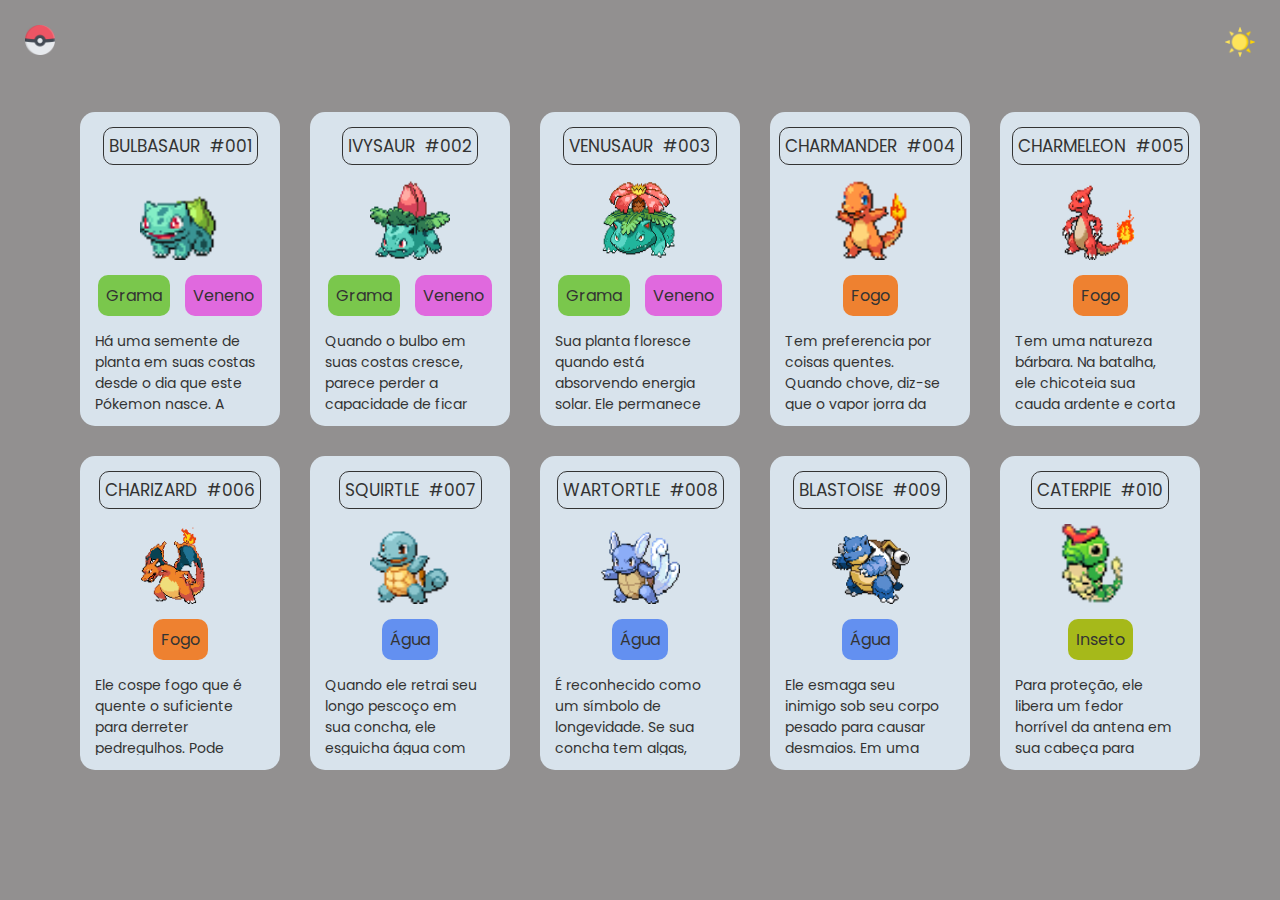
<file: index.html>
<!DOCTYPE html>
<html lang="en">

<head>
    <meta charset="UTF-8">
    <meta http-equiv="X-UA-Compatible" content="IE=edge">
    <meta name="viewport" content="width=device-width, initial-scale=1.0">
    <title>Pokedex</title>
    <link rel="preconnect" href="https://fonts.googleapis.com">
    <link rel="preconnect" href="https://fonts.gstatic.com" crossorigin>
    <link href="https://fonts.googleapis.com/css2?family=Poppins:wght@300;500;800&display=swap" rel="stylesheet">
</head>

<link rel="stylesheet" href="./src/css/reset.css">
<link rel="stylesheet" href="./src/css/styles.css">
<link rel="stylesheet" href="./src/css/scrollbar.css">

<body>
    <header>
        <a href="#">
            <img src="./src/imagens/pokeball.png" alt="pokebola" class="logo">
        </a>

        <button id="button-alter-theme">
            <img src="./src/imagens/sun.png" alt="sol" class="button-image">
        </button>
    </header>
    <main>
        <ul class="list-pokemon">
            <li class="card-pokemon">
                <div class="informations">
                    <span>Bulbasaur</span>
                    <span>#001</span>
                </div>

                <img src="./src/imagens/bulbasaur.gif" alt="bulbasaur" class="gif">

                <ul class="types">
                    <li class="type grass">Grama</li>
                    <li class="type venom">Veneno</li>
                </ul>

                <p class="description">Há uma semente de planta em
                    suas costas desde o dia que este
                    Pókemon nasce. A semente
                    cresce lentamente.
                </p>
            </li>

            <li class="card-pokemon">
                <div class="informations">
                    <span>Ivysaur</span>
                    <span>#002</span>
                </div>

                <img src="./src/imagens/ivysaur.gif" alt="ivysaur" class="gif">

                <ul class="types">
                    <li class="type grass">Grama</li>
                    <li class="type venom">Veneno</li>
                </ul>

                <p class="description">Quando o bulbo em suas costas cresce, parece perder a capacidade de ficar de pé
                    em suas patas traseiras.</p>
            </li>

            <li class="card-pokemon">
                <div class="informations">
                    <span>Venusaur</span>
                    <span>#003</span>
                </div>

                <img src="./src/imagens/venusaur.gif" alt="venusaur" class="gif">

                <ul class="types">
                    <li class="type grass">Grama</li>
                    <li class="type venom">Veneno</li>
                </ul>

                <p class="description">Sua planta floresce quando está absorvendo energia solar. Ele permanece em
                    movimento para buscar a luz solar.</p>
            </li>

            <li class="card-pokemon">
                <div class="informations">
                    <span>Charmander</span>
                    <span>#004</span>
                </div>

                <img src="./src/imagens/charmander.gif" alt="charmander" class="gif">

                <ul class="types">
                    <li class="type fire">Fogo</li>
                </ul>

                <p class="description">Tem preferencia por coisas quentes. Quando chove, diz-se que o vapor jorra da
                    ponta da sua cauda.</p>
            </li>

            <li class="card-pokemon">
                <div class="informations">
                    <span>Charmeleon</span>
                    <span>#005</span>
                </div>

                <img src="./src/imagens/charmeleon.gif" alt="charmeleon" class="gif">

                <ul class="types">
                    <li class="type fire">Fogo</li>
                </ul>

                <p class="description">Tem uma natureza bárbara. Na batalha, ele chicoteia sua cauda ardente e corta com
                    garras afiadas.</p>
            </li>

            <li class="card-pokemon">
                <div class="informations">
                    <span>Charizard</span>
                    <span>#006</span>
                </div>

                <img src="./src/imagens/charizard.gif" alt="charizard" class="gif">

                <ul class="types">
                    <li class="type fire">Fogo</li>
                </ul>

                <p class="description">Ele cospe fogo que é quente o suficiente para derreter pedregulhos. Pode causar
                    incêndios florestais soprando chamas.</p>
            </li>

            <li class="card-pokemon">
                <div class="informations">
                    <span>Squirtle</span>
                    <span>#007</span>
                </div>

                <img src="./src/imagens/squirtle.gif" alt="squirtle" class="gif">

                <ul class="types">
                    <li class="type water">Água</li>
                </ul>

                <p class="description">Quando ele retrai seu longo pescoço em sua concha, ele esguicha água com força
                    vigorosa.</p>
            </li>

            <li class="card-pokemon">
                <div class="informations">
                    <span>Wartortle</span>
                    <span>#008</span>
                </div>

                <img src="./src/imagens/wartortle.gif" alt="wartortle" class="gif">

                <ul class="types">
                    <li class="type water">Água</li>
                </ul>

                <p class="description">É reconhecido como um símbolo de longevidade. Se sua concha tem algas, esse
                    Wartortle é muito antigo.</p>
            </li>

            <li class="card-pokemon">
                <div class="informations">
                    <span>Blastoise</span>
                    <span>#009</span>
                </div>

                <img src="./src/imagens/blastoise.gif" alt="blastoise" class="gif">

                <ul class="types">
                    <li class="type water">Água</li>
                </ul>

                <p class="description">Ele esmaga seu inimigo sob seu corpo pesado para causar desmaios. Em uma pitada,
                    ele se retirará dentro de sua concha.</p>
            </li>

            <li class="card-pokemon">
                <div class="informations">
                    <span>Caterpie</span>
                    <span>#010</span>
                </div>

                <img src="./src/imagens/caterpie.gif" alt="caterpie" class="gif">

                <ul class="types">
                    <li class="type bug">Inseto</li>
                </ul>

                <p class="description">Para proteção, ele libera um fedor horrível da antena em sua cabeça para afastar
                    os inimigos.</p>
            </li>
        </ul>
    </main>

    <script src="./src/js/index.js"></script>
</body>

</html>
</file>
<file: src/css/styles.css>
body{
    font-family: 'Poppins', sans-serif;
    max-width: 1280px;
    margin: 0 auto;
    background-color: #5e5b5bad;
    color: #333333;
}

body.dark-mode{
    background-color: #212121;
    color: #f5f5f5;
}

header{
    display: flex;
    justify-content: space-between;
    padding: 25px;
}

header .logo,
header .button-image{
    width: 30px;
    transition: 0.2s ease-in-out;
}

header #button-alter-theme{
    background: none;
    border: none;
}

header .logo:hover,
header .button-image:hover,
main .card-pokemon:hover{
    transform: scale(1.05);
    cursor: pointer;
}

main{
    padding: 25px;
}

main .list-pokemon{
    display: flex;
    flex-wrap: wrap;
    gap: 30px;
    justify-content: center;
}

main .card-pokemon{
    background-color: #d8e3ec;
    width: 200px;
    padding: 15px;
    display: flex;
    flex-direction: column;
    align-items: center;
    gap: 15px;
    border-radius: 15px;
    transition: 0.2s ease-in-out;
}

main .card-pokemon:hover{
    background-color: #96d9d6;
}

.dark-mode .card-pokemon{
    background-color: #a8a8a8;
}

main .card-pokemon .informations{
    display: flex;
    justify-content: space-between;
    border: 1px solid #333333;
    border-radius: 10px;
}

main .card-pokemon .informations span{
    padding: 5px;
    text-transform: uppercase;
    font-size: 17px;
}

main .card-pokemon .gif{
    width: 80px;
    height: 80px;
}

main .card-pokemon .types{
    display: flex;
    gap: 15px;
}

main .card-pokemon .type{
    padding: 8px;
    border-radius: 10px;
}

.grass{
    background-color: #7ac74c;
}

.venom{
    background-color: #df67ddfb;
}

.fire{
    background-color: #ee8130;
}

.water{
    background-color: #6390f0;
}

.bug{
    background-color: #a6b91a;
}

main .description{
    max-height: 80px;
    overflow-y: scroll;
    font-size: 14px;
    padding-right: 10px;
}
</file>
<file: src/css/scrollbar.css>
/* ===== Scrollbar CSS ===== */

*::-webkit-scrollbar {
    width: 12px;
  }

  *::-webkit-scrollbar-track {
    background: #f1e9e9;
  }

  *::-webkit-scrollbar-thumb {
    background-color: #582965;
    border-radius: 10px;
    border: 3px solid #ffffff;
  }
</file>
